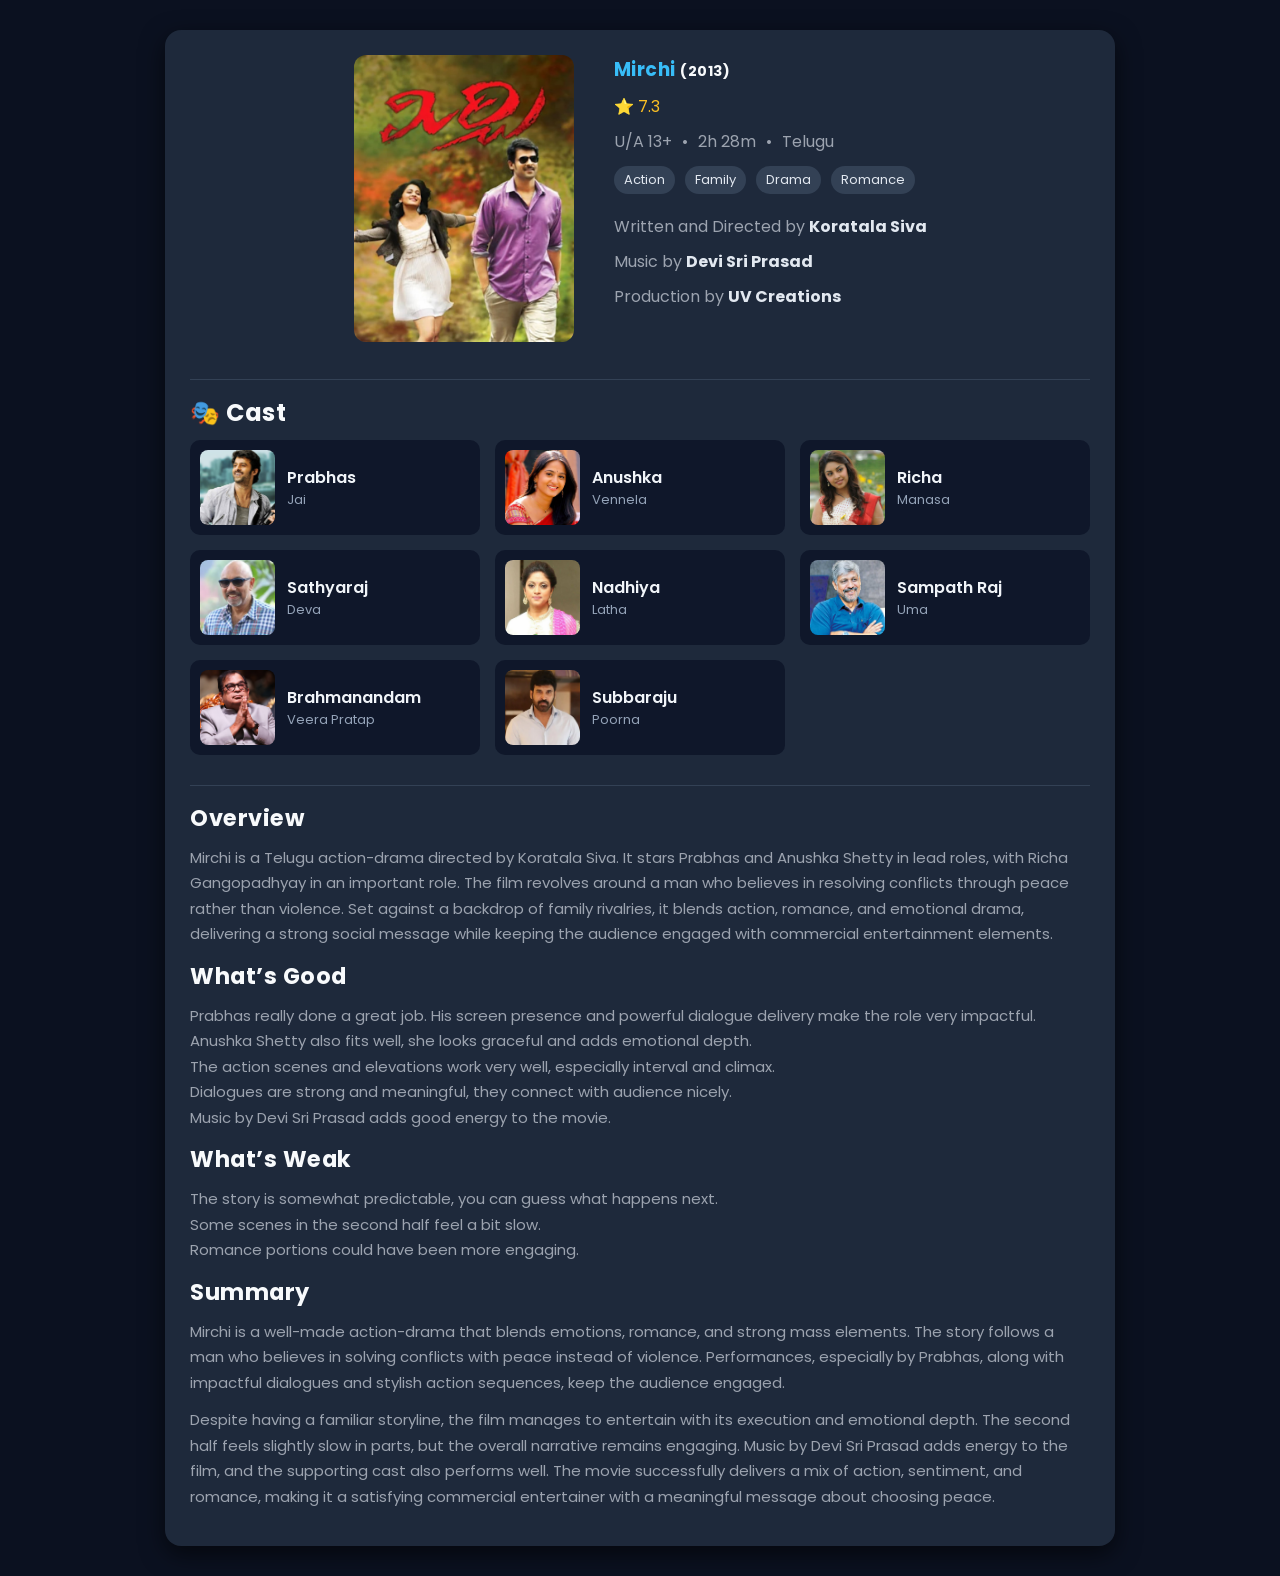
<file: mirchi.html>
<!DOCTYPE html>
<html lang="en">
<head>
    <meta charset="UTF-8">
    <meta name="viewport" content="width=device-width, initial-scale=1.0">
    <title>Mirchi</title>

    <link href="https://fonts.googleapis.com/css2?family=Poppins:wght@300;400;600&display=swap" rel="stylesheet">

    <link rel="stylesheet" href="mirchi.css">
</head>

<body>
    <main class="page">

        <article class="card">

            <!-- TOP SECTION -->
            <section class="top">

                <!-- IMAGE -->
                <div class="movie-img">
                    <img src="images/title-pic.jpg" alt="">
                </div>

                <!-- REVIEW -->
                <div class="review">

                    <h1>
                        <span class="h">Mirchi</span> 
                        <span class="year">(2013)</span>
                    </h1>

                    <div class="star">
                        <p><span class="rating">⭐ 7.3</span></p>
                    </div>

                    <div class="age-time">
                        <span>U/A 13+</span>
                        <span>&#8226;</span>
                        <span>2h 28m</span>
                        <span>&#8226;</span>
                        <span>Telugu</span>
                    </div>

                    <!-- <div class="languages">
                        <span>Telugu</span>
                        <span>&vert;</span>
                        <span>Hindi</span>
                        <span>&vert;</span>
                        <span>Tamil</span>
                    </div> -->

                    <div class="genres">
                        <span>Action</span>
                        <span>Family</span>
                        <span>Drama</span>
                        <span>Romance</span>
                    </div>

                    <div class="creators">
                        <p>Written and Directed by <strong>Koratala Siva</strong></p>
                        <p>Music by <strong> Devi Sri Prasad </strong></p>
                        <p>Production by <strong>UV Creations</strong></p>
                    </div>

                </div>

            </section>

            <!-- MIDDLE SECTION (CAST) -->
            <section class="middle">

                <h2>🎭 Cast</h2>

                <div class="cast-list">

                    <div class="cast-item">
                        <img src="images/01-prabhas.jpg">
                        <div>
                            <p class="actor">Prabhas</p>
                            <p class="role">Jai</p>
                        </div>
                    </div>

                    <div class="cast-item">
                        <img src="images/02-anushka.jpg">
                        <div>
                            <p class="actor">Anushka</p>
                            <p class="role">Vennela</p>
                        </div>
                    </div>

                    <div class="cast-item">
                        <img src="images/03-richa.jpg">
                        <div>
                            <p class="actor">Richa</p>
                            <p class="role">Manasa</p>
                        </div>
                    </div>

                    <div class="cast-item">
                        <img src="images/04-sathya-raj.jpg">
                        <div>
                            <p class="actor">Sathyaraj</p>
                            <p class="role">Deva</p>
                        </div>
                    </div>

                    <div class="cast-item">
                        <img src="images/05-nadhiya.jpg">
                        <div>
                            <p class="actor">Nadhiya</p>
                            <p class="role">Latha</p>
                        </div>
                    </div>

                    <div class="cast-item">
                        <img src="images/06-sampath-raj.jpg">
                        <div>
                            <p class="actor">Sampath Raj</p>
                            <p class="role">Uma</p>
                        </div>
                    </div>

                    <div class="cast-item">
                        <img src="images/07-brahmanandam.jpg">
                        <div>
                            <p class="actor">Brahmanandam</p>
                            <p class="role">Veera Pratap</p>
                        </div>
                    </div>

                    <div class="cast-item">
                        <img src="images/08-subbaraju.jpg">
                        <div>
                            <p class="actor">Subbaraju</p>
                            <p class="role">Poorna</p>
                        </div>
                    </div>

                </div>

            </section>

            <!-- BOTTOM SECTION -->
            <section class="bottom">

                <h2>Overview</h2>
                <p>
                    Mirchi is a Telugu action-drama directed by Koratala Siva. It stars Prabhas and Anushka Shetty in lead roles, with Richa Gangopadhyay in an important role. The film revolves around a man who believes in resolving conflicts through peace rather than violence. Set against a backdrop of family rivalries, it blends action, romance, and emotional drama, delivering a strong social message while keeping the audience engaged with commercial entertainment elements.
                </p>

                <h2>What’s Good</h2>
                <p>
                    Prabhas really done a great job. His screen presence and powerful dialogue delivery make the role very impactful.<br>
                    Anushka Shetty also fits well, she looks graceful and adds emotional depth.<br>
                    The action scenes and elevations work very well, especially interval and climax.<br>
                    Dialogues are strong and meaningful, they connect with audience nicely.<br>
                    Music by Devi Sri Prasad adds good energy to the movie.<br>
                </p>

                <h2>What’s Weak</h2>
                <p>
                    The story is somewhat predictable, you can guess what happens next.<br>
                    Some scenes in the second half feel a bit slow.<br>
                    Romance portions could have been more engaging.<br>
                </p>

                <h2>Summary</h2>

                <p>
                    Mirchi is a well-made action-drama that blends emotions, romance, and strong mass elements. The story follows a man who believes in solving conflicts with peace instead of violence. Performances, especially by Prabhas, along with impactful dialogues and stylish action sequences, keep the audience engaged.
                </p>
                <p>
                    Despite having a familiar storyline, the film manages to entertain with its execution and emotional depth. The second half feels slightly slow in parts, but the overall narrative remains engaging. Music by Devi Sri Prasad adds energy to the film, and the supporting cast also performs well. The movie successfully delivers a mix of action, sentiment, and romance, making it a satisfying commercial entertainer with a meaningful message about choosing peace.
                </p>

            </section>

        </article>

    </main>
</body>
</html>
</file>
<file: mirchi.css>
/* RESET */
* {
    margin: 0;
    padding: 0;
    box-sizing: border-box;
}

/* BODY */
body {
    font-family: 'Poppins', sans-serif;
    background: #0b1120;
    color: #e2e8f0;
}

/* PAGE */
.page {
    padding: 30px 15px;
}

/* CARD */
.card {
    max-width: 950px;
    margin: auto;
    background: #1e293b;
    border-radius: 16px;
    padding: 25px;
    box-shadow: 0 8px 25px rgba(0,0,0,0.6);
}

h1, h2 {
    color: #f8fafc; /* clean white */
    letter-spacing: 0.5px;
}

.age-time,
.languages,
.creators p,
.bottom p {
    color: #94a3b8; /* softer grey */
}

.h {
    color: #38bdf8; /* light blue accent */
}

/* ---------------- TOP SECTION ---------------- */

/* CENTER ALIGN */
.top {
    display: flex;
    flex-direction: row;
    justify-content: center;
    align-items: flex-start;
    gap: 40px;
}

/* IMAGE */
.movie-img img {
    width: 220px;
    border-radius: 12px;
}

/* REVIEW */
.review {
    max-width: 500px;
}

.review h1 {
    margin-bottom: 10px;
}

.year {
    font-size: 14px;
}


.star {
    margin-bottom: 10px;
}

.rating {
    color: #fbbf24;
}

.age-time {
    display: flex;
    gap: 10px;
    margin-bottom: 12px;
    color: #9ca3af;
}

.languages {
    display: flex;
    gap: 10px;
    margin-bottom: 12px;
    color: #9ca3af;
}

/* GENRES */
.genres {
    display: flex;
    flex-wrap: wrap;
    gap: 10px;
    margin-bottom: 20px;
}

.genres span {
    background: #334155;
    padding: 4px 10px;
    border-radius: 15px;
    font-size: 13px;
}

.creators p {
    margin-bottom: 10px;
    color: #9ca3af;
}

.creators p strong {
    color: #e2e8f0;
}

/* ---------------- MIDDLE SECTION (CAST) ---------------- */

.middle {
    margin-top: 30px;
    padding-top: 15px;
    border-top: 1px solid #334155;
}

.cast-list {
    display: grid;
    grid-template-columns: repeat(3, 1fr); /* 2 per row */
    gap: 15px;
    margin-top: 10px;
}

/* CAST ITEM */
.cast-item {
    display: flex;
    align-items: center;
    gap: 12px;
    background: #0f172a;
    padding: 10px;
    border-radius: 10px;
}

/* IMAGE */
.cast-item img {
    width: 75px;
    height: 75px;
    border-radius: 8px;
    object-fit: cover;
}

/* TEXT */
.actor {
    font-weight: 600;
    color: #f1f5f9;
}

.role {
    font-size: 13px;
    color: #94a3b8;
}

/* ---------------- BOTTOM ---------------- */

.bottom {
    margin-top: 30px;
    padding-top: 15px;
    border-top: 1px solid #334155;
    font-size: 15px;
}

.bottom p {
    color: #9ca3af;
    line-height: 1.7;      /* line spacing */
    margin-bottom: 12px;   /* space between paragraphs */
}

/* HEADING */
.bottom h2 {
    margin-bottom: 10px;   /* space below heading */
}

.bottom p strong {
    color: #f1f5f9;
}

/* ---------------- RESPONSIVE ---------------- */

/* TABLET */

@media (max-width: 800px) {

    .cast-list {
        grid-template-columns: repeat(2, 1fr);
    }
}

@media (max-width: 650px) {

    .top {
        flex-direction: column;
        align-items: center;
        gap: 20px;
        text-align: center;
    }

    .review {
        max-width: 100%;
    }
    .star {
        text-align: left;
    }
    .creators {
        text-align: left;
    }
}

/* MOBILE */
@media (max-width: 500px) {

    .cast-list {
        grid-template-columns: 1fr; /* 1 per row */
    }

    .movie-img img {
        width: 180px;
    }
}
</file>
